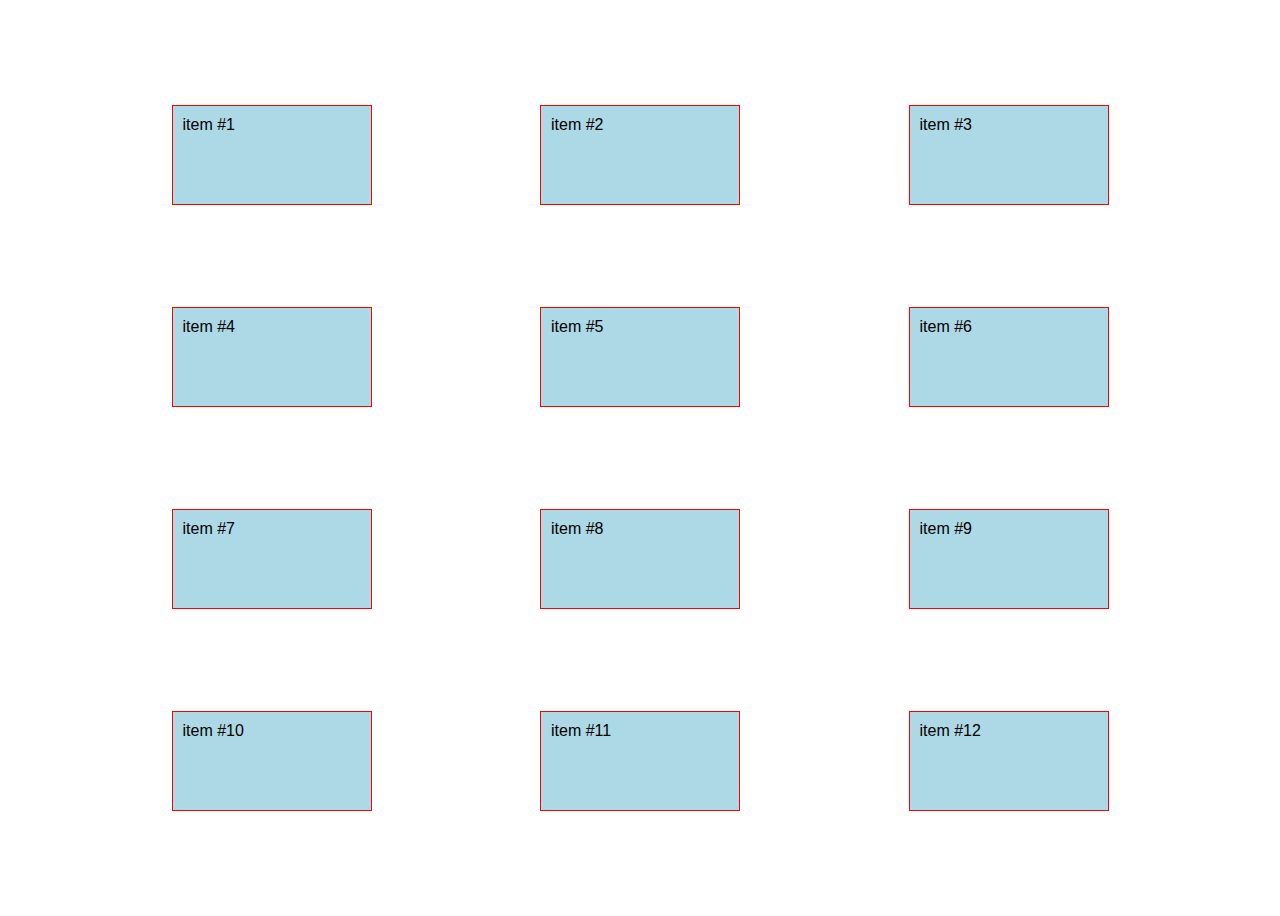
<file: columnas/index.html>
<!DOCTYPE html>
<html lang="en">
<head>
    <meta charset="UTF-8">
    <meta name="viewport" content="width=device-width, initial-scale=1.0">
    <title>Columnas</title>
    <link rel="stylesheet" href="main.css">
</head>
<body>
    <section class="container">
       <div class="item">item #1</div>
       <div class="item">item #2</div>
       <div class="item">item #3</div>
       <div class="item">item #4</div>
       <div class="item">item #5</div>
       <div class="item">item #6</div>
       <div class="item">item #7</div>
       <div class="item">item #8</div>
       <div class="item">item #9</div>
       <div class="item">item #10</div>
       <div class="item">item #11</div>
       <div class="item">item #12</div>
    </section>
    
</body>
</html>
</file>
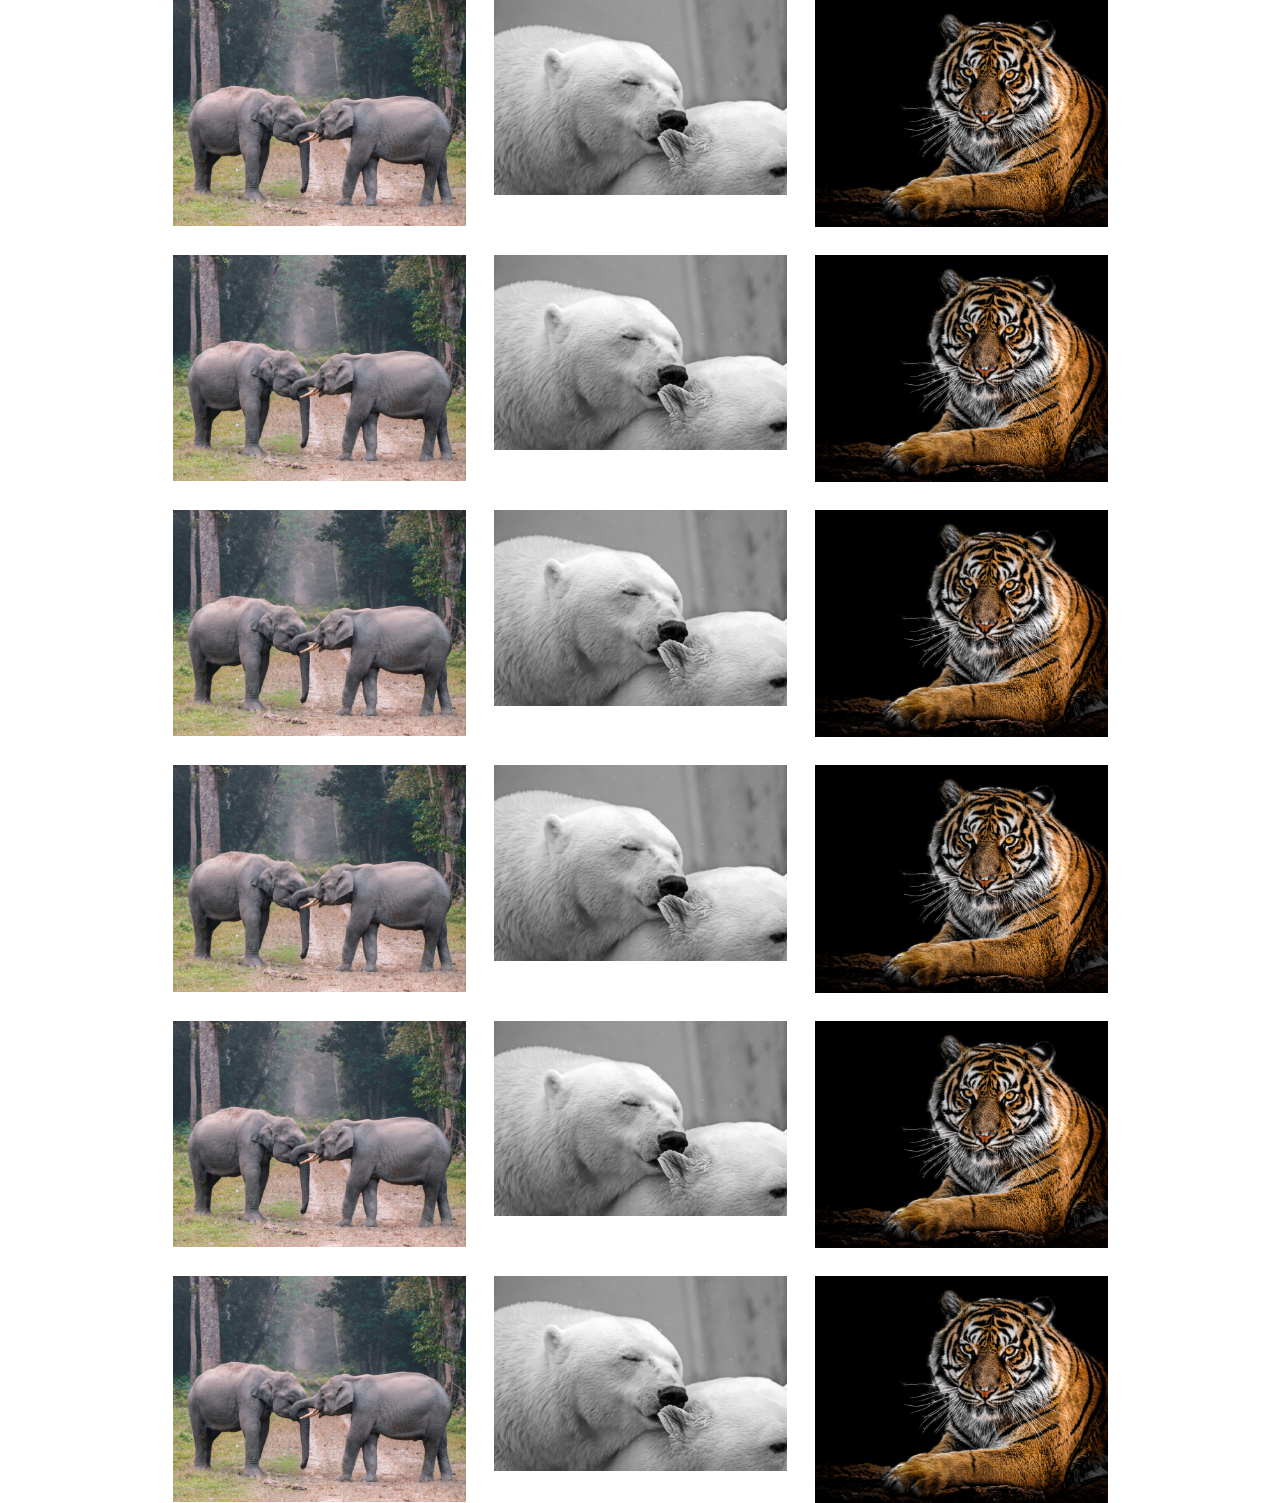
<file: instagram/index.html>
<!DOCTYPE html>
<html lang="en">
<head>
    <meta charset="UTF-8">
    <meta name="viewport" content="width=device-width, initial-scale=1.0">
    <title>Instagram</title>
    <link rel="stylesheet" href="css/main.css">
</head>
<body>

    <section class="post-list">
        <a href="" class="post">
            <figure class="post-image">
                <img src="css/pexels-photo-3551498.jpeg" alt="">
            </figure>
            <div class="post-overlay">
                <p>
                    <span class="post-likes">150</span>
                    <span class="post-comments">150</span>
                </p>
            </div>
        </a>
        <a href="" class="post">
            <figure class="post-image">
                <img src="css/polar-bear-bear-teddy-sleep-65289.jpeg" alt="">
            </figure>
            <div class="post-overlay">
                <p>
                    <span class="post-likes">150</span>
                    <span class="post-comments">150</span>
                </p>
            </div>
        </a>
        <a href="" class="post">
            <figure class="post-image">
                <img src="css/pexels-photo-792381.jpeg" alt="">
            </figure>
            <div class="post-overlay">
                <p>
                    <span class="post-likes">150</span>
                    <span class="post-comments">150</span>
                </p>
            </div>
        </a>
        <a href="" class="post">
            <figure class="post-image">
                <img src="css/pexels-photo-3551498.jpeg" alt="">
            </figure>
            <div class="post-overlay">
                <p>
                    <span class="post-likes">150</span>
                    <span class="post-comments">150</span>
                </p>
            </div>
        </a>
        <a href="" class="post">
            <figure class="post-image">
                <img src="css/polar-bear-bear-teddy-sleep-65289.jpeg" alt="">
            </figure>
            <div class="post-overlay">
                <p>
                    <span class="post-likes">150</span>
                    <span class="post-comments">150</span>
                </p>
            </div>
        </a>
        <a href="" class="post">
            <figure class="post-image">
                <img src="css/pexels-photo-792381.jpeg" alt="">
            </figure>
            <div class="post-overlay">
                <p>
                    <span class="post-likes">150</span>
                    <span class="post-comments">150</span>
                </p>
            </div>
        </a>
        <a href="" class="post">
            <figure class="post-image">
                <img src="css/pexels-photo-3551498.jpeg" alt="">
            </figure>
            <div class="post-overlay">
                <p>
                    <span class="post-likes">150</span>
                    <span class="post-comments">150</span>
                </p>
            </div>
        </a>
        <a href="" class="post">
            <figure class="post-image">
                <img src="css/polar-bear-bear-teddy-sleep-65289.jpeg" alt="">
            </figure>
            <div class="post-overlay">
                <p>
                    <span class="post-likes">150</span>
                    <span class="post-comments">150</span>
                </p>
            </div>
        </a>
        <a href="" class="post">
            <figure class="post-image">
                <img src="css/pexels-photo-792381.jpeg" alt="">
            </figure>
            <div class="post-overlay">
                <p>
                    <span class="post-likes">150</span>
                    <span class="post-comments">150</span>
                </p>
            </div>
        </a>
        <a href="" class="post">
            <figure class="post-image">
                <img src="css/pexels-photo-3551498.jpeg" alt="">
            </figure>
            <div class="post-overlay">
                <p>
                    <span class="post-likes">150</span>
                    <span class="post-comments">150</span>
                </p>
            </div>
        </a>
        <a href="" class="post">
            <figure class="post-image">
                <img src="css/polar-bear-bear-teddy-sleep-65289.jpeg" alt="">
            </figure>
            <div class="post-overlay">
                <p>
                    <span class="post-likes">150</span>
                    <span class="post-comments">150</span>
                </p>
            </div>
        </a>
        <a href="" class="post">
            <figure class="post-image">
                <img src="css/pexels-photo-792381.jpeg" alt="">
            </figure>
            <div class="post-overlay">
                <p>
                    <span class="post-likes">150</span>
                    <span class="post-comments">150</span>
                </p>
            </div>
        </a>

        <a href="" class="post">
            <figure class="post-image">
                <img src="css/pexels-photo-3551498.jpeg" alt="">
            </figure>
            <div class="post-overlay">
                <p>
                    <span class="post-likes">150</span>
                    <span class="post-comments">150</span>
                </p>
            </div>
        </a>
        <a href="" class="post">
            <figure class="post-image">
                <img src="css/polar-bear-bear-teddy-sleep-65289.jpeg" alt="">
            </figure>
            <div class="post-overlay">
                <p>
                    <span class="post-likes">150</span>
                    <span class="post-comments">150</span>
                </p>
            </div>
        </a>
        <a href="" class="post">
            <figure class="post-image">
                <img src="css/pexels-photo-792381.jpeg" alt="">
            </figure>
            <div class="post-overlay">
                <p>
                    <span class="post-likes">150</span>
                    <span class="post-comments">150</span>
                </p>
            </div>
        </a>
        <a href="" class="post">
            <figure class="post-image">
                <img src="css/pexels-photo-3551498.jpeg" alt="">
            </figure>
            <div class="post-overlay">
                <p>
                    <span class="post-likes">150</span>
                    <span class="post-comments">150</span>
                </p>
            </div>
        </a>
        <a href="" class="post">
            <figure class="post-image">
                <img src="css/polar-bear-bear-teddy-sleep-65289.jpeg" alt="">
            </figure>
            <div class="post-overlay">
                <p>
                    <span class="post-likes">150</span>
                    <span class="post-comments">150</span>
                </p>
            </div>
        </a>
        <a href="" class="post">
            <figure class="post-image">
                <img src="css/pexels-photo-792381.jpeg" alt="">
            </figure>
            <div class="post-overlay">
                <p>
                    <span class="post-likes">150</span>
                    <span class="post-comments">150</span>
                </p>
            </div>
        </a>

    </section>
    
</body>
</html>
</file>
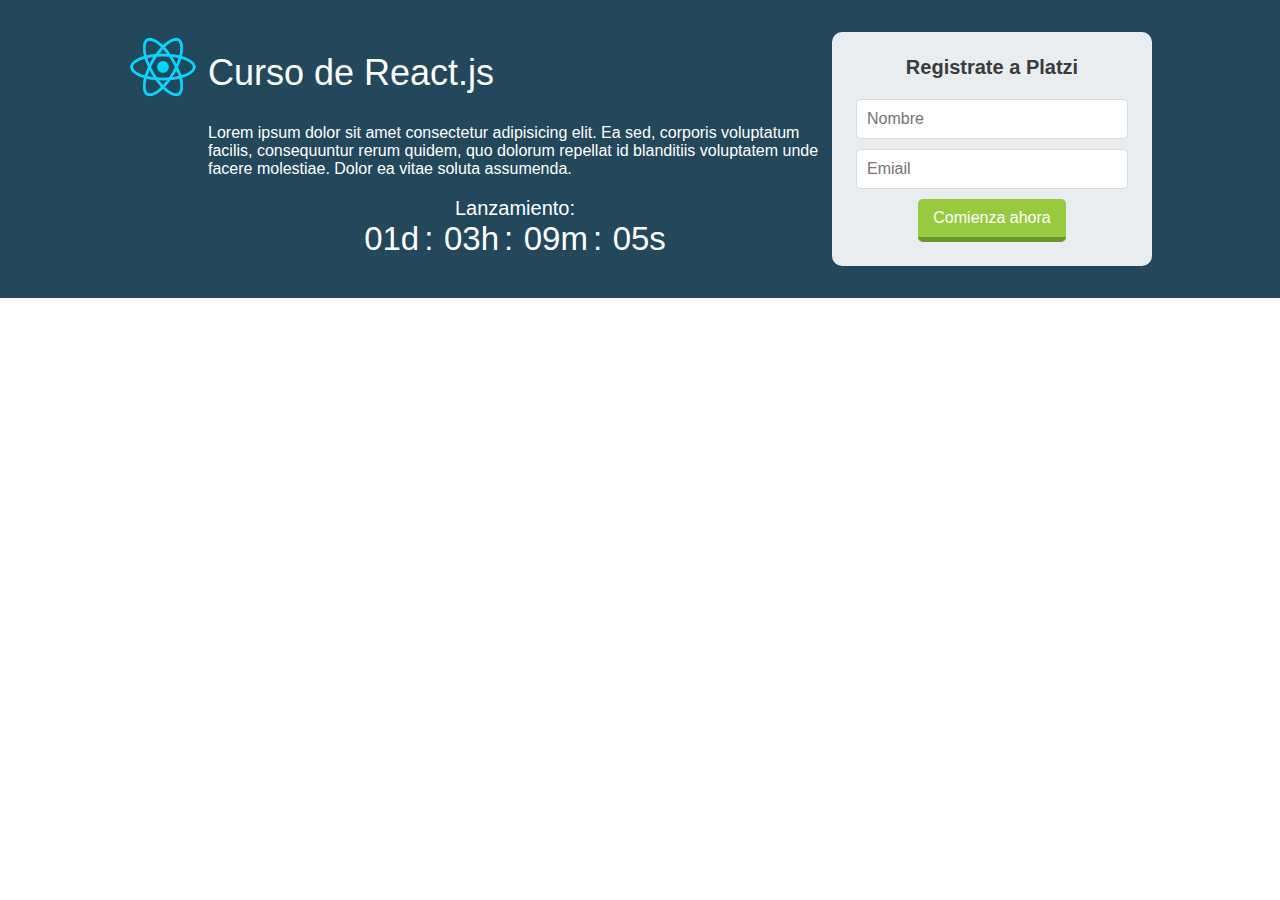
<file: layout-platzi/index.html>
<!DOCTYPE html>
<html lang="en">
<head>
    <meta charset="UTF-8">
    <meta name="viewport" content="width=device-width, initial-scale=1.0">
    <title>Platzi</title>
    <link rel="stylesheet" href="css/main.css">
</head>
<body>
    <div class="hero">
        <div class="hero-container">
        <div class="badge">
            <img src="bade.png" alt="">
        </div>
        <h1 class="title">Curso de React.js</h1>
    
        <div class="description">
            <p>Lorem ipsum dolor sit amet consectetur adipisicing elit. Ea sed, corporis voluptatum facilis, consequuntur rerum quidem, quo dolorum repellat id blanditiis voluptatem unde facere molestiae. Dolor ea vitae soluta assumenda.</p>
        </div>
        <form action="" class="form">
            <p>Registrate a Platzi</p>
            <input type="text" placeholder="Nombre">
            <input type="emai" placeholder="Emiail">
            <button type="submit"> Comienza ahora</button>
        </form>
        <div class="countdown">
            <p>Lanzamiento:</p>
            <p>
                <span>01d</span>
                <span>03h</span>
                <span>09m</span>
                <span>05s</span>
            
            </p>
        </div>
    </div>
    </div>
</body>
</html>
</file>
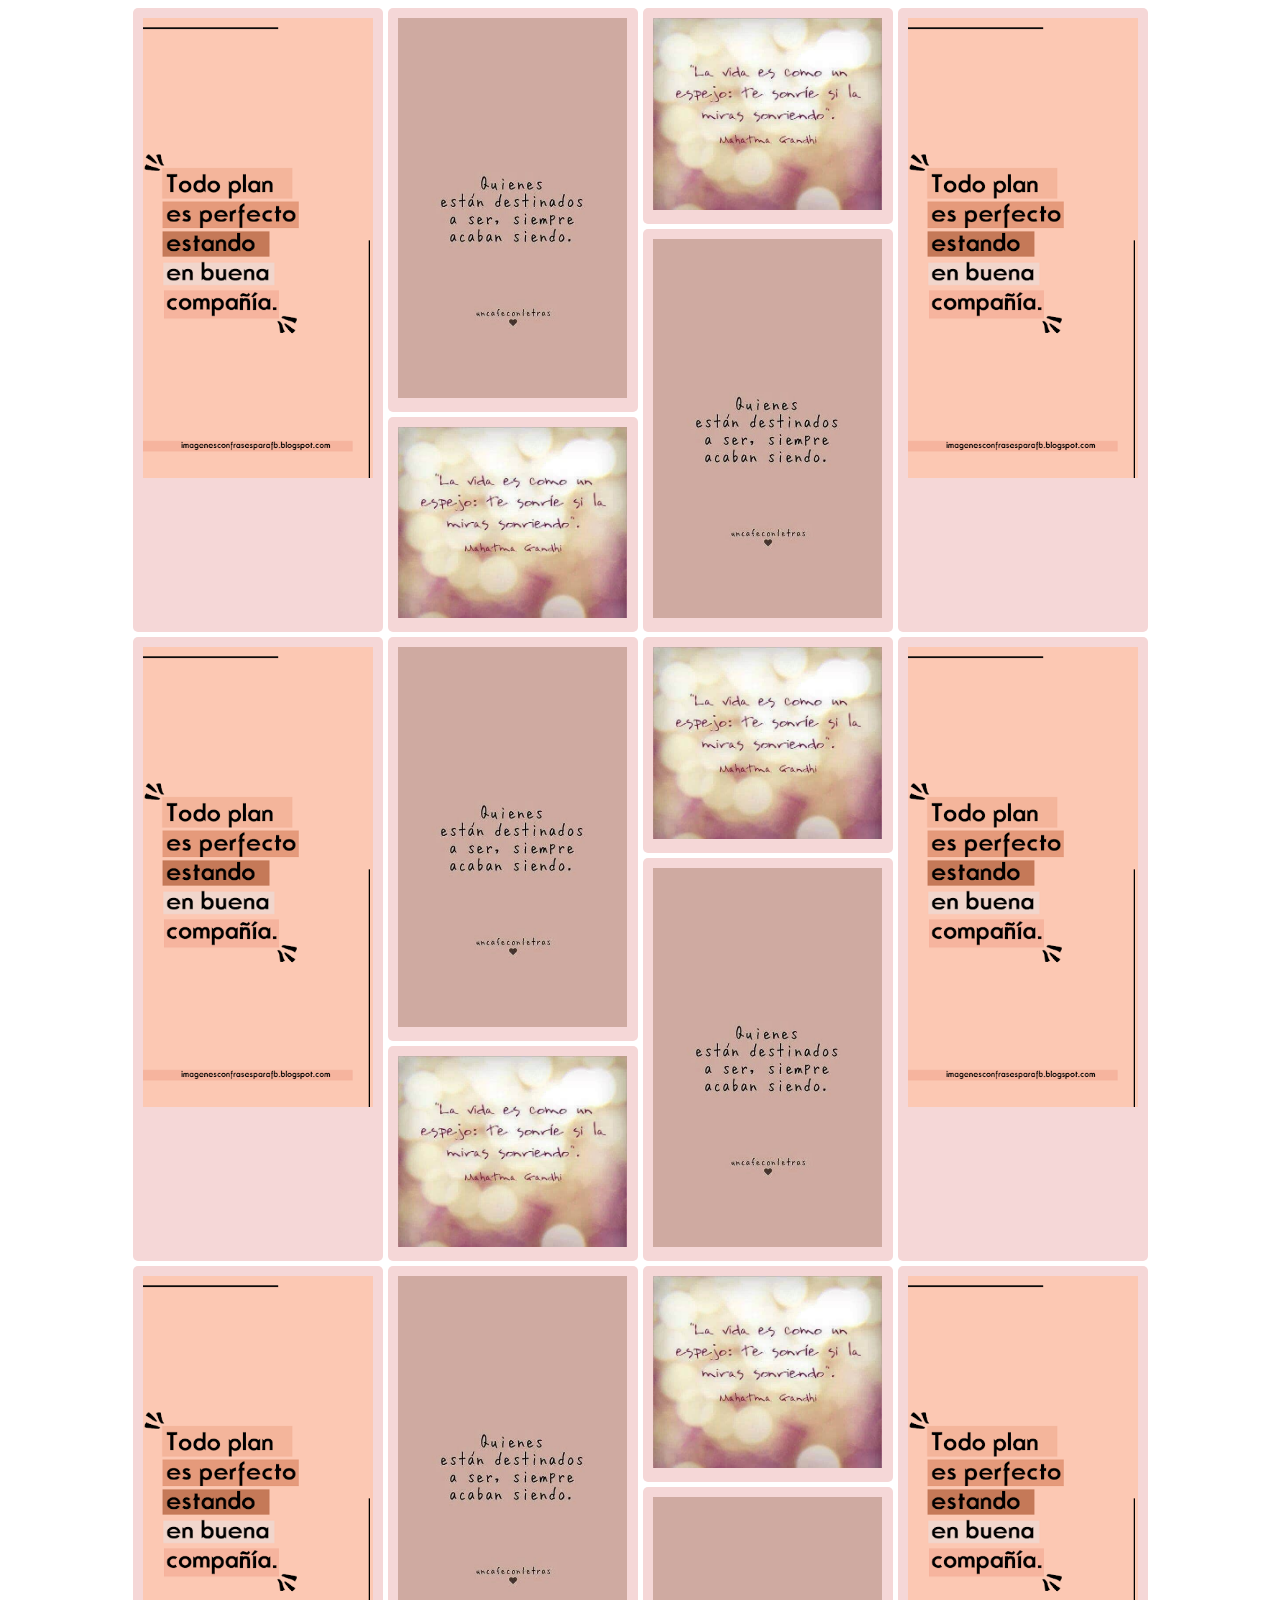
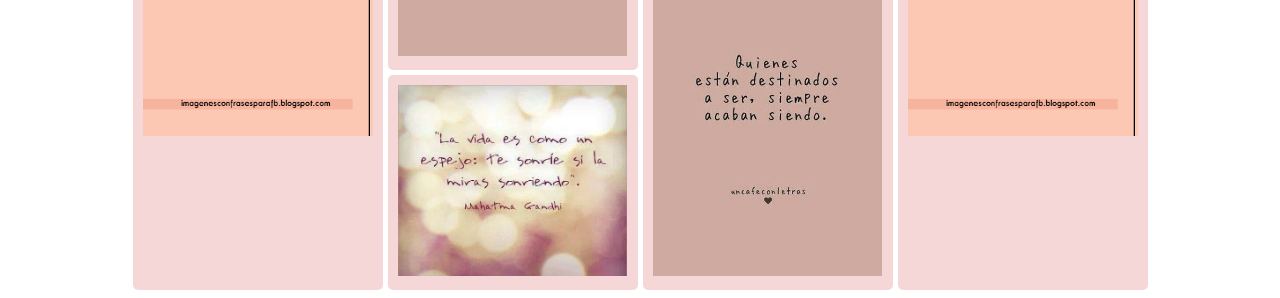
<file: pinterest/index.html>
<!DOCTYPE html>
<html lang="en">
<head>
    <meta charset="UTF-8">
    <meta name="viewport" content="width=device-width, initial-scale=1.0">
    <title>Pinterest</title>
    <link rel="stylesheet" href="css/main.css">
</head>
<body>

    <div class="container">
        <div class="item level-1">
            <img src="css/7f255da50a1a4daba1c01bef560e89ca.png" alt="">
        </div>
        <div class="item level-2">
            <img src="css/3a195aa5a8df1fa3ac7fb4c8b757df2d.jpg" alt="">
        </div>
        <div class="item level-3">
            <img src="css/IMG_3334.jpg" alt="">
        </div>
        <div class="item level-1">
            <img src="css/7f255da50a1a4daba1c01bef560e89ca.png" alt="">
        </div>
        <div class="item level-2">
            <img src="css/3a195aa5a8df1fa3ac7fb4c8b757df2d.jpg" alt="">
        </div>
        <div class="item level-3">
            <img src="css/IMG_3334.jpg" alt="">
        </div>
        <div class="item level-1">
            <img src="css/7f255da50a1a4daba1c01bef560e89ca.png" alt="">
        </div>
        <div class="item level-2">
            <img src="css/3a195aa5a8df1fa3ac7fb4c8b757df2d.jpg" alt="">
        </div>
        <div class="item level-3">
            <img src="css/IMG_3334.jpg" alt="">
        </div>
        <div class="item level-1">
            <img src="css/7f255da50a1a4daba1c01bef560e89ca.png" alt="">
        </div>
        <div class="item level-2">
            <img src="css/3a195aa5a8df1fa3ac7fb4c8b757df2d.jpg" alt="">
        </div>
        <div class="item level-3">
            <img src="css/IMG_3334.jpg" alt="">
        </div>
        <div class="item level-1">
            <img src="css/7f255da50a1a4daba1c01bef560e89ca.png" alt="">
        </div>
        <div class="item level-2">
            <img src="css/3a195aa5a8df1fa3ac7fb4c8b757df2d.jpg" alt="">
        </div>
        <div class="item level-3">
            <img src="css/IMG_3334.jpg" alt="">
        </div>
        <div class="item level-1">
            <img src="css/7f255da50a1a4daba1c01bef560e89ca.png" alt="">
        </div>
        <div class="item level-2">
            <img src="css/3a195aa5a8df1fa3ac7fb4c8b757df2d.jpg" alt="">
        </div>
        <div class="item level-3">
            <img src="css/IMG_3334.jpg" alt="">
        </div>
    </div>
    
</body>
</html>
</file>
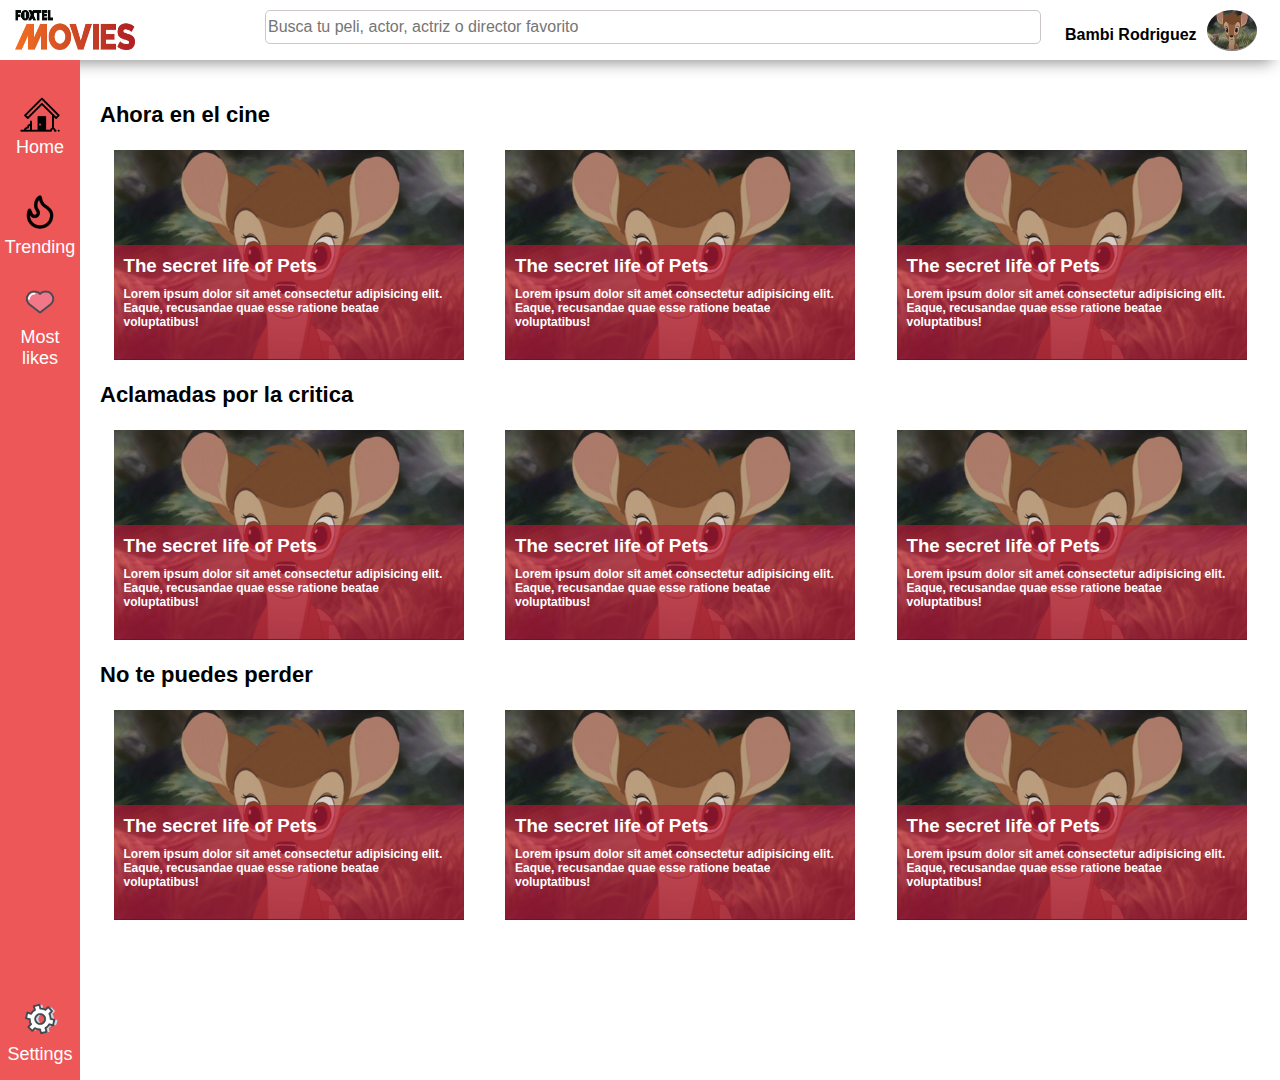
<file: desafio/desafio-movies_es/index.html>
<!DOCTYPE html>
<html lang="en">

<head>
    <meta charset="UTF-8">
    <meta name="viewport" content="width=device-width, initial-scale=1.0">
    <title>Challemge Movie.es</title>
</head>
<style>
    body {
        margin: 0;
        font-family: Arial, Helvetica, sans-serif;
    }

    .container {
        display: grid;
        grid-template-rows: 60px 1fr;
        grid-template-columns: 80px 1fr;
        height: 120vh;
        grid-template-areas: "header header"
            "nav-bar movie-container";

    }

    .header {
        display: grid;
        background: white;
        padding: 10px 15px;
        grid-area: header;
        -webkit-box-shadow: -1px 9px 16px -7px rgba(138, 138, 138, 1);
        -moz-box-shadow: -1px 9px 16px -7px rgba(138, 138, 138, 1);
        box-shadow: -1px 9px 16px -7px rgba(138, 138, 138, 1);
        grid-template-columns: 220px 1fr 200px;
        grid-column-gap: 30px;
        justify-content: center;
    }

    .img-header {
        width: 120px;
        height: 80%;

    }

    .character {
        display: flex;
    }

    .header input {
        width: 100%;
        font-size: 16px;
        height: 30px;
        border: solid 1px #ccc6c6;
        border-radius: 5px;
    }

    .character p {
        font-weight: bold;
        font-size: 16px;
    }

    .img-character {
        width: 50px;
        height: 40px;
        border-radius: 50%;
        margin-left: 10px;
        border-bottom: solid 1px #817e7e;


    }

    .nav-bar {
        padding: 15px;
        grid-area: nav-bar;
        background: #ee5757;
        display: grid;
        grid-template-rows: 100px 100px 100px 1fr;
        align-items: center;
        justify-content: center;
        justify-items: center;
    }

    .nav-bar a:last-child {
        align-items: end;
        align-self: end;
    }

    .nav-bar a {
        font-family: Arial, Helvetica, sans-serif;
        text-decoration: none;
        color: white;
        font-size: 18px;
        text-align: center;

    }

    .nav-bar img {
        max-width: 40px;
    }

    .movie-container {
        padding: 20px;
        grid-area: movie-container;
    }

    .movies{
        display: grid;
    grid-template-rows: 50px 1fr;
    grid-row-gap: 20px;
    }    

    .movies p{
        font-weight: bold;
        font-size: 22px;
    }
    .list-movies {
        display: grid;
        grid-template-columns: repeat(auto-fill, minmax(200px, 350px));
        grid-gap: 28px;
        justify-content: space-evenly;
    }

    .movie {
        position: relative;
        display: block;
    }

    

    .movie-image {
        margin: 0;
    }

    .movie img {
        width: 100%;
        vertical-align: top;
    }

    .movie-overlay {
        padding: 10px;
        color: white;
        background: rgba(192, 19, 54, 0.63);
        position: absolute;
        top: 45%;
        right: 0;
        left: 0;
        bottom: 0;
        align-items: center;
        justify-content: center;
        text-align: left;
    }

    .movie-overlay p {
        font-size: 12px;
        margin: 0;
    }

    .movie-overlay h3 {
        margin: 0;
        margin-bottom: 10px;
    }

    @media screen and (max-width: 768px) {
        .list-movies {
        grid-gap: 10px;
  
    }
    .character p {
        display: none;
    }
    .header{
        grid-template-columns: 150px 1fr 100px;

    }
    }
</style>

<body>
    <div class="container">
        <header class="header">
            <img src="logo.png" alt="" class="img-header">
            <input type="text" placeholder="Busca tu peli, actor, actriz o director favorito">
            <div class="character">
                <p>Bambi Rodriguez </p>
                <img src="bambi.jpg" alt="" class="img-character">
            </div>
        </header>
        <nav class="nav-bar">

            <a href=""> <img src="home.png" alt=""><br> Home</a>

            <a href=""> <img src="trending.png" alt=""><br> Trending</a>

            <a href=""> <img src="heart.png" alt=""><br> Most likes</a>

            <a href=""> <img src="settings.png" alt=""><br> Settings</a>

        </nav>
        <div class="movie-container">
        
            <div class="movies">
                <p>Ahora en el cine</p>
                <div class="list-movies">
                    <a href="" class="movie">
                        <figure class="movie-image">
                            <img src="bambi.jpg" alt="">
                        </figure>
                        <div class="movie-overlay">
                            <h3>The secret life of Pets</h3>
                            <p class="post-likes">Lorem ipsum dolor sit amet consectetur adipisicing elit. Eaque,
                                recusandae quae esse ratione beatae voluptatibus!</p>
                        </div>
                    </a>
                    <a href="" class="movie">
                        <figure class="movie-image">
                            <img src="bambi.jpg" alt="">
                        </figure>
                        <div class="movie-overlay">
                            <h3>The secret life of Pets</h3>
                            <p class="post-likes">Lorem ipsum dolor sit amet consectetur adipisicing elit. Eaque,
                                recusandae quae esse ratione beatae voluptatibus!</p>
                        </div>
                    </a>
                    <a href="" class="movie">
                        <figure class="movie-image">
                            <img src="bambi.jpg" alt="">
                        </figure>
                        <div class="movie-overlay">
                            <h3>The secret life of Pets</h3>
                            <p class="post-likes">Lorem ipsum dolor sit amet consectetur adipisicing elit. Eaque,
                                recusandae quae esse ratione beatae voluptatibus!</p>
                        </div>
                    </a>
                </div>
            </div>
            <div class="movies">
                <p>Aclamadas por la critica</p>
                <div class="list-movies">
                    <a href="" class="movie">
                        <figure class="movie-image">
                            <img src="bambi.jpg" alt="">
                        </figure>
                        <div class="movie-overlay">
                            <h3>The secret life of Pets</h3>
                            <p class="post-likes">Lorem ipsum dolor sit amet consectetur adipisicing elit. Eaque,
                                recusandae quae esse ratione beatae voluptatibus!</p>
                        </div>
                    </a>
                    <a href="" class="movie">
                        <figure class="movie-image">
                            <img src="bambi.jpg" alt="">
                        </figure>
                        <div class="movie-overlay">
                            <h3>The secret life of Pets</h3>
                            <p class="post-likes">Lorem ipsum dolor sit amet consectetur adipisicing elit. Eaque,
                                recusandae quae esse ratione beatae voluptatibus!</p>
                        </div>
                    </a>
                    <a href="" class="movie">
                        <figure class="movie-image">
                            <img src="bambi.jpg" alt="">
                        </figure>
                        <div class="movie-overlay">
                            <h3>The secret life of Pets</h3>
                            <p class="post-likes">Lorem ipsum dolor sit amet consectetur adipisicing elit. Eaque,
                                recusandae quae esse ratione beatae voluptatibus!</p>
                        </div>
                    </a>
                </div>
            </div>
            <div class="movies">
                <p>No te puedes perder</p>
                <div class="list-movies">
                    <a href="" class="movie">
                        <figure class="movie-image">
                            <img src="bambi.jpg" alt="">
                        </figure>
                        <div class="movie-overlay">
                            <h3>The secret life of Pets</h3>
                            <p class="post-likes">Lorem ipsum dolor sit amet consectetur adipisicing elit. Eaque,
                                recusandae quae esse ratione beatae voluptatibus!</p>
                        </div>
                    </a>
                    <a href="" class="movie">
                        <figure class="movie-image">
                            <img src="bambi.jpg" alt="">
                        </figure>
                        <div class="movie-overlay">
                            <h3>The secret life of Pets</h3>
                            <p class="post-likes">Lorem ipsum dolor sit amet consectetur adipisicing elit. Eaque,
                                recusandae quae esse ratione beatae voluptatibus!</p>
                        </div>
                    </a>
                    <a href="" class="movie">
                        <figure class="movie-image">
                            <img src="bambi.jpg" alt="">
                        </figure>
                        <div class="movie-overlay">
                            <h3>The secret life of Pets</h3>
                            <p class="post-likes">Lorem ipsum dolor sit amet consectetur adipisicing elit. Eaque,
                                recusandae quae esse ratione beatae voluptatibus!</p>
                        </div>
                    </a>
                </div>
            </div>
        </div>
    </div>
</body>

</html>
</file>
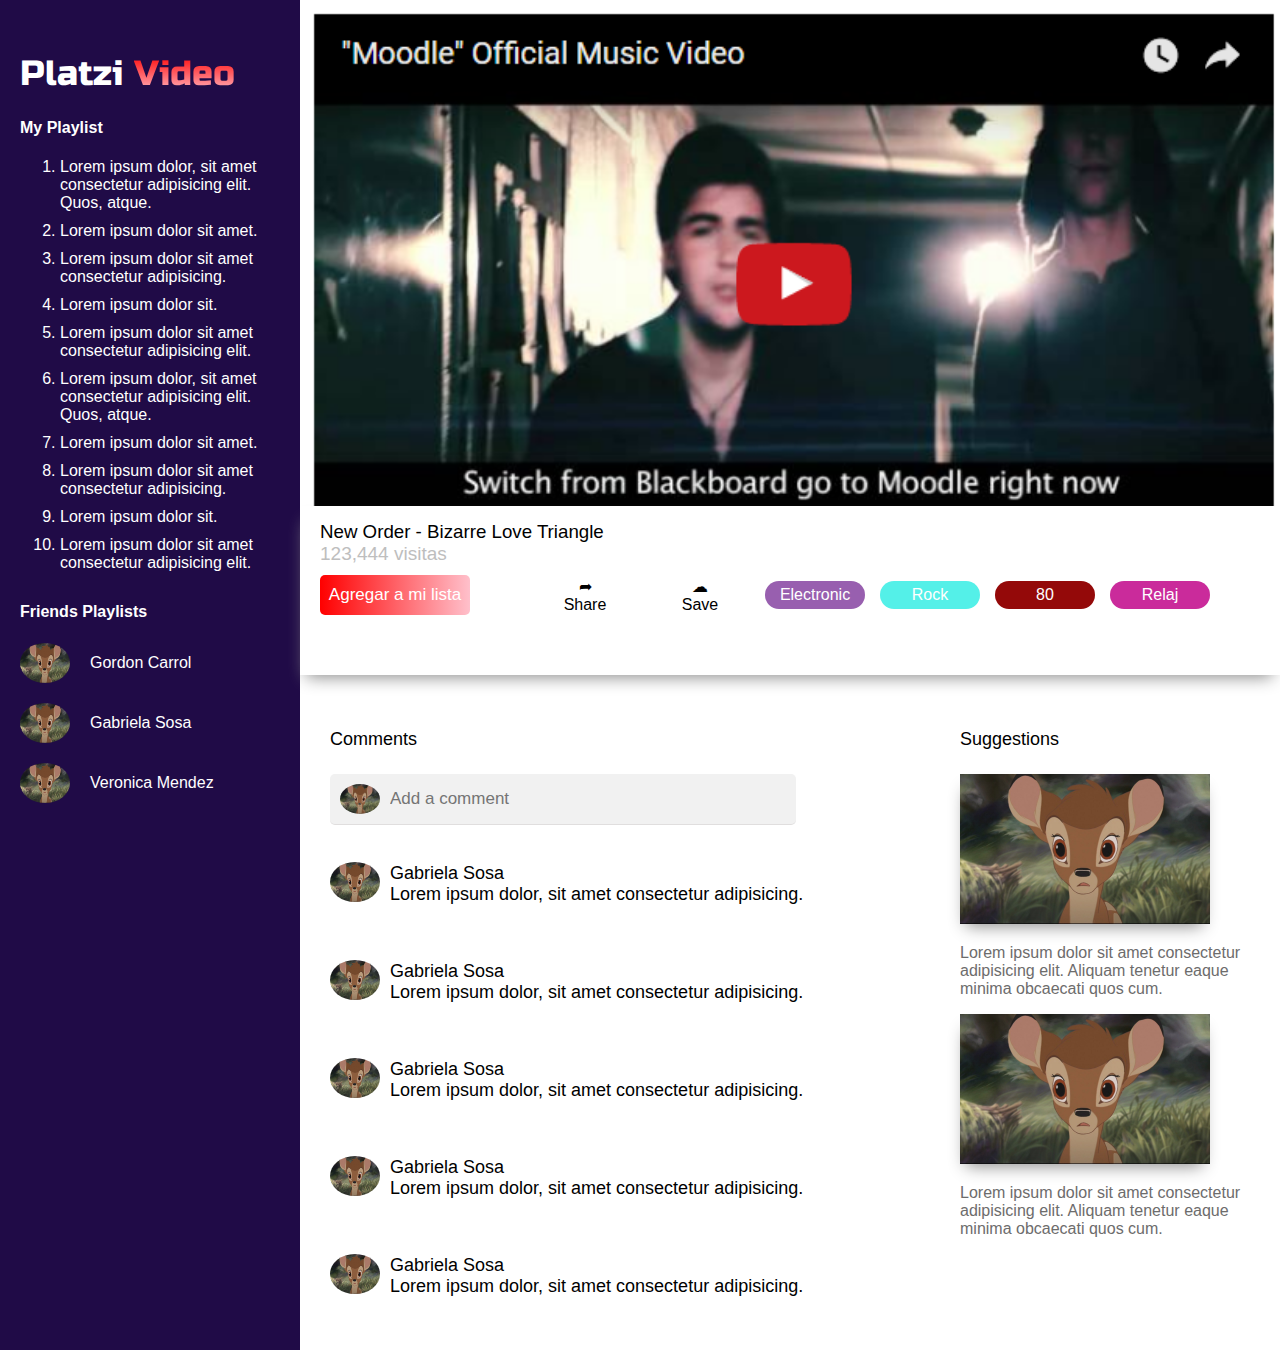
<file: desafio/desafio-platzi-video/index.html>
<!DOCTYPE html>
<html lang="en">

<head>
    <meta charset="UTF-8">
    <meta name="viewport" content="width=device-width, initial-scale=1.0">
    <title>Platzi Video</title>
    <link href="https://fonts.googleapis.com/css2?family=Russo+One&display=swap" rel="stylesheet">

</head>
<style>
    body {
        margin: 0;
        font-family: Arial, Helvetica, sans-serif;
    }

    .container {
        display: grid;
        grid-template-columns: 300px 1fr;
        grid-template-rows: 1fr 1fr;
        height: 150vh;
        grid-template-areas: "navbar container-video"
            "navbar container-comments";
    }

    .navbar {
        padding: 30px 20px;
        grid-area: navbar;
        background: #200b47;
        color: white;
    }

    .navbar h1 {
        font-size: 35px;
        font-family: 'Russo One', sans-serif;
        font-weight: lighter;

    }

    .video-title {
        background: linear-gradient(red, pink);
        -webkit-background-clip: text;
        color: transparent;
    }

    .navbar ol li {
        list-style-position: outside;

        padding-bottom: 10px;
    }

    .playlist-friends a {
        display: grid;
        grid-template-columns: 50px 150px;
        grid-column-gap: 20px;
        align-items: center;
        text-decoration: none;
        color: white;
        margin-bottom: 20px;
    }

    .playlist-friends img {
        width: 50px;
        height: 40px;
        border-radius: 50%;
    }

    .container-video {
        grid-area: container-video;
    }

    .container-comments {
        grid-area: container-comments;
        display: grid;
        grid-template-columns: 1fr 350px;
    }

    .video {
        height: 75%;
        background-image: url("../desafio-movies_es/video.png");
        background-size: cover;
        background-repeat: no-repeat;
    }

    .content-video {
        margin: 0;
        padding-left: 20px;
        padding-right: 20px;
        height: 25%;
        -webkit-box-shadow: -1px 9px 16px -7px rgba(138, 138, 138, 1);
        -moz-box-shadow: -1px 9px 16px -7px rgba(138, 138, 138, 1);
        box-shadow: -1px 9px 16px -7px rgba(138, 138, 138, 1);
    }

    .content-video h3 {
        margin: 0;
        padding-top: 15px;
        font-weight: lighter;

    }

    .content-video p {
        color: #bebebe;
        font-size: 19px;
        margin: 0px;
    }

    .buttons{
        margin-top: 10px;
        align-items: center;
    display: grid;
    grid-template-columns: 200px repeat(6, 100px);
    grid-column-gap: 15px;
    }
    .button1 {
        width: 150px;
        background: linear-gradient(to right, red, pink);
        border: none;
        border-radius: 5px;
        height: 40px;
        padding: 5px 5px;
        color: white;
        font-size: 17px;
    }

    .button-send{
        border: none;
        background: white;
        font-size: 16px;
    }

    .button2, .button3, .button4, .button5{
        border: none;
        border-radius: 20px;
        font-size: 16px;
        padding: 5px 10px;
        width: 100px;
        color:white;
    }
    .button2{
        background: #985faf;
    }
    .button3{
        background: #54f0e8;
    }
    .button4{
        background: #940909;
    }
    .button5{
        background: #ca2b9b;
    }

    .container-comments h4{
        font-weight: lighter;
        font-size: 18px;
    }
    .comments, .suggestions{
        padding: 30px 30px;

    }
    .input-img{
        padding: 10px;
        padding-right: 0;
        display: flex;
        width: 80%;
        height: 30px;
        background: #f1f1f1;
        border-radius: 5px;
        border-bottom: solid 1px rgba(159, 151, 151, 0.21);

    }

    .input-img input{
        font-size: 17px;
        padding-left: 10px;
        border: none;
        background: #f1f1f1;
        width: 80%;
    
        
    }
    .input-img img{
        width: 40px;
        height: 30px;
        border-radius: 50%;
    }

    .comment-item{
        display: flex;
        align-items: center;
        margin-top: 20px;
    }
    .comment-item img{
        width: 50px;
        height: 40px;
        border-radius: 50%;

    }
    .comment-item p{
       padding-left: 10px;
       font-size: 18px;

    }

    .suggestions-item img{
        max-width: 250px;
        -webkit-box-shadow: -1px 9px 16px -7px rgba(138, 138, 138, 1);
        -moz-box-shadow: -1px 9px 16px -7px rgba(138, 138, 138, 1);
        box-shadow: -1px 9px 16px -7px rgba(138, 138, 138, 1);
    }
    .suggestions-item p{
        font-size: 16px;
        color: #6d6c6c;
    }

</style>

<body>

    <div class="container">
        <nav class="navbar">
            <h1>Platzi <span class="video-title">Video</span> </h1>
            <h4>My Playlist</h4>
            <ol>
                <li>Lorem ipsum dolor, sit amet consectetur adipisicing elit. Quos, atque.</li>
                <li>Lorem ipsum dolor sit amet.</li>
                <li>Lorem ipsum dolor sit amet consectetur adipisicing.</li>
                <li>Lorem ipsum dolor sit.</li>
                <li>Lorem ipsum dolor sit amet consectetur adipisicing elit.</li>
                <li>Lorem ipsum dolor, sit amet consectetur adipisicing elit. Quos, atque.</li>
                <li>Lorem ipsum dolor sit amet.</li>
                <li>Lorem ipsum dolor sit amet consectetur adipisicing.</li>
                <li>Lorem ipsum dolor sit.</li>
                <li>Lorem ipsum dolor sit amet consectetur adipisicing elit.</li>
            </ol>
            <h4>Friends Playlists</h4>
            <div class="playlist-friends">
                <a href=""> <img src="../desafio-movies_es/bambi.jpg" alt=""> <span> Gordon Carrol </span></a>
                <a href=""> <img src="../desafio-movies_es/bambi.jpg" alt=""> Gabriela Sosa</a>
                <a href=""> <img src="../desafio-movies_es/bambi.jpg" alt=""> Veronica Mendez</a>
            </div>
        </nav>
        <div class="container-video">

            <div class="video"></div>
            <div class="content-video">
                <h3>New Order - Bizarre Love Triangle </h3>
                <p>123,444 visitas</p>
                <div class="buttons">
                    <button type="submit" class="button1">Agregar a mi lista</button>
                    <button class="button-send">&#10150; <br> Share</button>
                    <button class="button-send">☁ <br> Save</button>
                    <button class="button2">Electronic</button>
                    <button class="button3">Rock</button>
                    <button class="button4">80</button>
                    <button class="button5">Relaj</button>
                </div>
            </div>
        </div>
        <div class="container-comments">
            <div class="comments">
                <h4>Comments</h4>
                <div class="input-img">
                    <span><img src="../desafio-movies_es/bambi.jpg" alt=""></span>
                    <input type="text" placeholder="Add a comment">
                </div>

                <div class="comment-item">
                    <span><img src="../desafio-movies_es/bambi.jpg" alt=""></span>
                    <p>Gabriela Sosa <br> Lorem ipsum dolor, sit amet consectetur adipisicing.</p>
                </div>
                <div class="comment-item">
                    <span><img src="../desafio-movies_es/bambi.jpg" alt=""></span>
                    <p>Gabriela Sosa <br> Lorem ipsum dolor, sit amet consectetur adipisicing.</p>
                </div>
                <div class="comment-item">
                    <span><img src="../desafio-movies_es/bambi.jpg" alt=""></span>
                    <p>Gabriela Sosa <br> Lorem ipsum dolor, sit amet consectetur adipisicing.</p>
                </div>
                <div class="comment-item">
                    <span><img src="../desafio-movies_es/bambi.jpg" alt=""></span>
                    <p>Gabriela Sosa <br> Lorem ipsum dolor, sit amet consectetur adipisicing.</p>
                </div>
                <div class="comment-item">
                    <span><img src="../desafio-movies_es/bambi.jpg" alt=""></span>
                    <p>Gabriela Sosa <br> Lorem ipsum dolor, sit amet consectetur adipisicing.</p>
                </div>

            </div>
            <div class="suggestions">
                <h4>Suggestions</h4>
                <div class="suggestions-item">
                    <img src="../desafio-movies_es/bambi.jpg" alt="">
                    <p>Lorem ipsum dolor sit amet consectetur adipisicing elit. Aliquam tenetur eaque minima obcaecati quos cum.</p>
                </div>
                <div class="suggestions-item">
                    <img src="../desafio-movies_es/bambi.jpg" alt="">
                    <p>Lorem ipsum dolor sit amet consectetur adipisicing elit. Aliquam tenetur eaque minima obcaecati quos cum.</p>
                </div>
                
            </div>
        </div>
    </div>

</body>

</html>
</file>
<file: columnas/main.css>
body{
    font-family: Arial;
}
.container{
    display:grid;
    grid-gap: 5px;
    height: 100vh;
    grid-template-columns: repeat(3, 200px);
    grid-template-rows: repeat(4, 100px);
    /* justify-content - align-content : start end center stretch space-around space-between space-evenly; */
    justify-content: space-evenly;
    align-content: space-evenly;
    /* justify-items: start end center stretch; */
    /* justify-items: center; */
    /* align-items: start end center stretch ; */
    /* align-items: center; */

}

.item:nth-of-type(5){
    /* align-self: start ; */
    /* justify-self: start; */
}

 
.item{
    background: lightblue;
    padding: 10px;
    border: 1px solid red;
    /* margin-right: 10px; */
    /* margin-bottom: 10px; */

}
</file>
<file: instagram/css/main.css>
body{
    margin: 0;
    font-family: Arial, Helvetica, sans-serif;
}

.post-list{
    display: grid;
    grid-template-columns: repeat(3, minmax(100px, 293px));
    justify-content: center;
    grid-gap: 28px;
}
.post{
    cursor: pointer;
    position: relative;
    display: block;
}

.post-image{
    margin:0;
}

.post-image img {
    width: 100%;
    vertical-align: top;
}

.post-overlay {
    background: rgba(0, 0, 0, .4);
    position: absolute;
    left: 0;
    right: 0;
    bottom: 0;
    top: 0;
    display: none;
    align-items: center;
    justify-content: center;
    color: white;
    text-align: center;
}

.post:hover .post-overlay {
    display: flex;
}

.post-likes, .post-comments {
    width: 80px;
    margin: 5px;
    font-weight: bold;
    text-align: center;
    display: inline-block;
}

@media screen and (max-width: 768px) {
    .post-list{
        grid-gap: 3px;
    }
}
</file>
<file: layout-platzi/css/main.css>
body{
    margin: 0;
}
.hero{
    background: #23475b;
    color:white;
    padding: 32px 15px;
    font-family: Arial, Helvetica, sans-serif;
    display: grid;
    grid-template-columns: minmax(auto, 1024px);
    justify-content: center;
}

.hero-container {
    display: grid;
    grid-template-columns: 70px 1fr 320px;
    grid-template-areas: "badge title form"
                        ". description form"
                        ". countdown form";
    grid-gap: 10px;
}

.badge{
    grid-area: badge;
}
.badge img {
    max-width: 70px;
}

.title{
    grid-area: title;
    font-size: 36px;
    font-weight: normal;
    margin: 0;
    display: flex;
    align-items: center;
}

.form{
    grid-area: form;
    text-align: center;
    background: rgba(255, 255, 255, .9);
    padding: 1.5em;
    border-radius: 10px;
}

.form input{
    width: 100%;
    padding: 10px;
    font-size: 16px;
    border: 1px solid #dbdbe2;
    border-radius: 5px;
    box-sizing: border-box;
    margin-bottom: 10px;
}

.countdown{
    grid-area: countdown;
}
.description {
    grid-area: description;
}
.form p {
    font-size: 20px;
    color: #3a3b3f;
    margin-bottom: 1em;
    font-weight: bold;
}
.form button{
    background: #98ca3f;
    color:white;
    padding:10px 15px;
    border-radius: 5px;
    border: none;
    font-size:16px;
    border-bottom: 5px solid #6d932b;
    display: inline-block;
}

.countdown p{
    font-size: 20px;
    text-align: center;
    
}

.countdown span {
    font-size: 33px;
}

.countdown span:after{
    content: ":";
    display: inline-block;
    margin:0 5px;
}

.countdown span:last-child:after {
    display: none;
}

p{
    margin: 0;
}

@media screen and (max-width: 768px){
    .hero-container {
        display: grid;
        grid-template-columns: 70px 1fr;
        grid-template-areas: "badge title "
                            "description description "
                            "form form "
                            "countdown countdown " ;
                            ;
        grid-gap: 10px;
    }
}
</file>
<file: pinterest/css/main.css>
.container {
    display: grid;
    grid-template-columns: repeat(auto-fill, 250px);
    grid-gap: 5px;
    justify-content: center;
  }
  .item {
    border-radius: 5px;
    padding: 10px;
    background: #f5d7d7;
  }

  .item img {
    max-width: 100%;
  }
  .level-1 {
    grid-row-end: span 3;
  }

  .level-2 {
    grid-row-end: span 2;
  }
  .level-3 {
    grid-row-end: span 1;
  }
</file>
